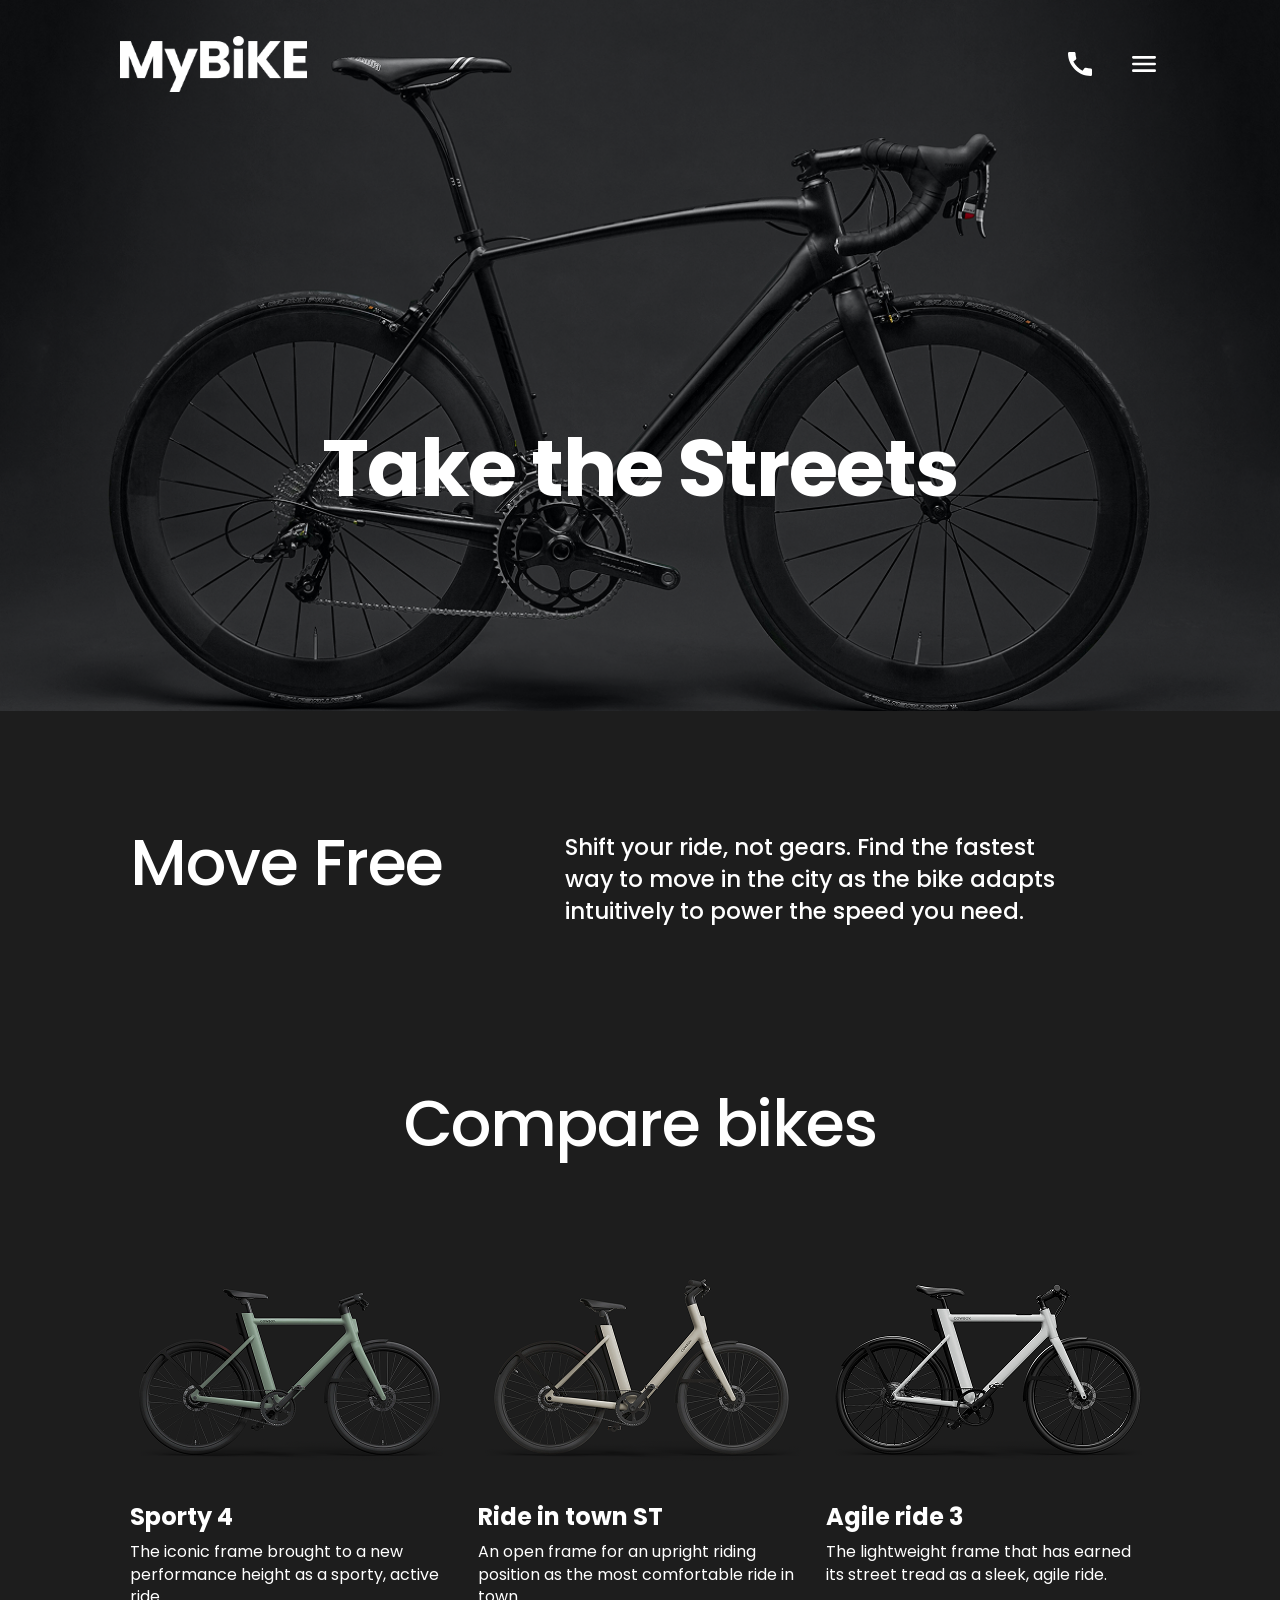
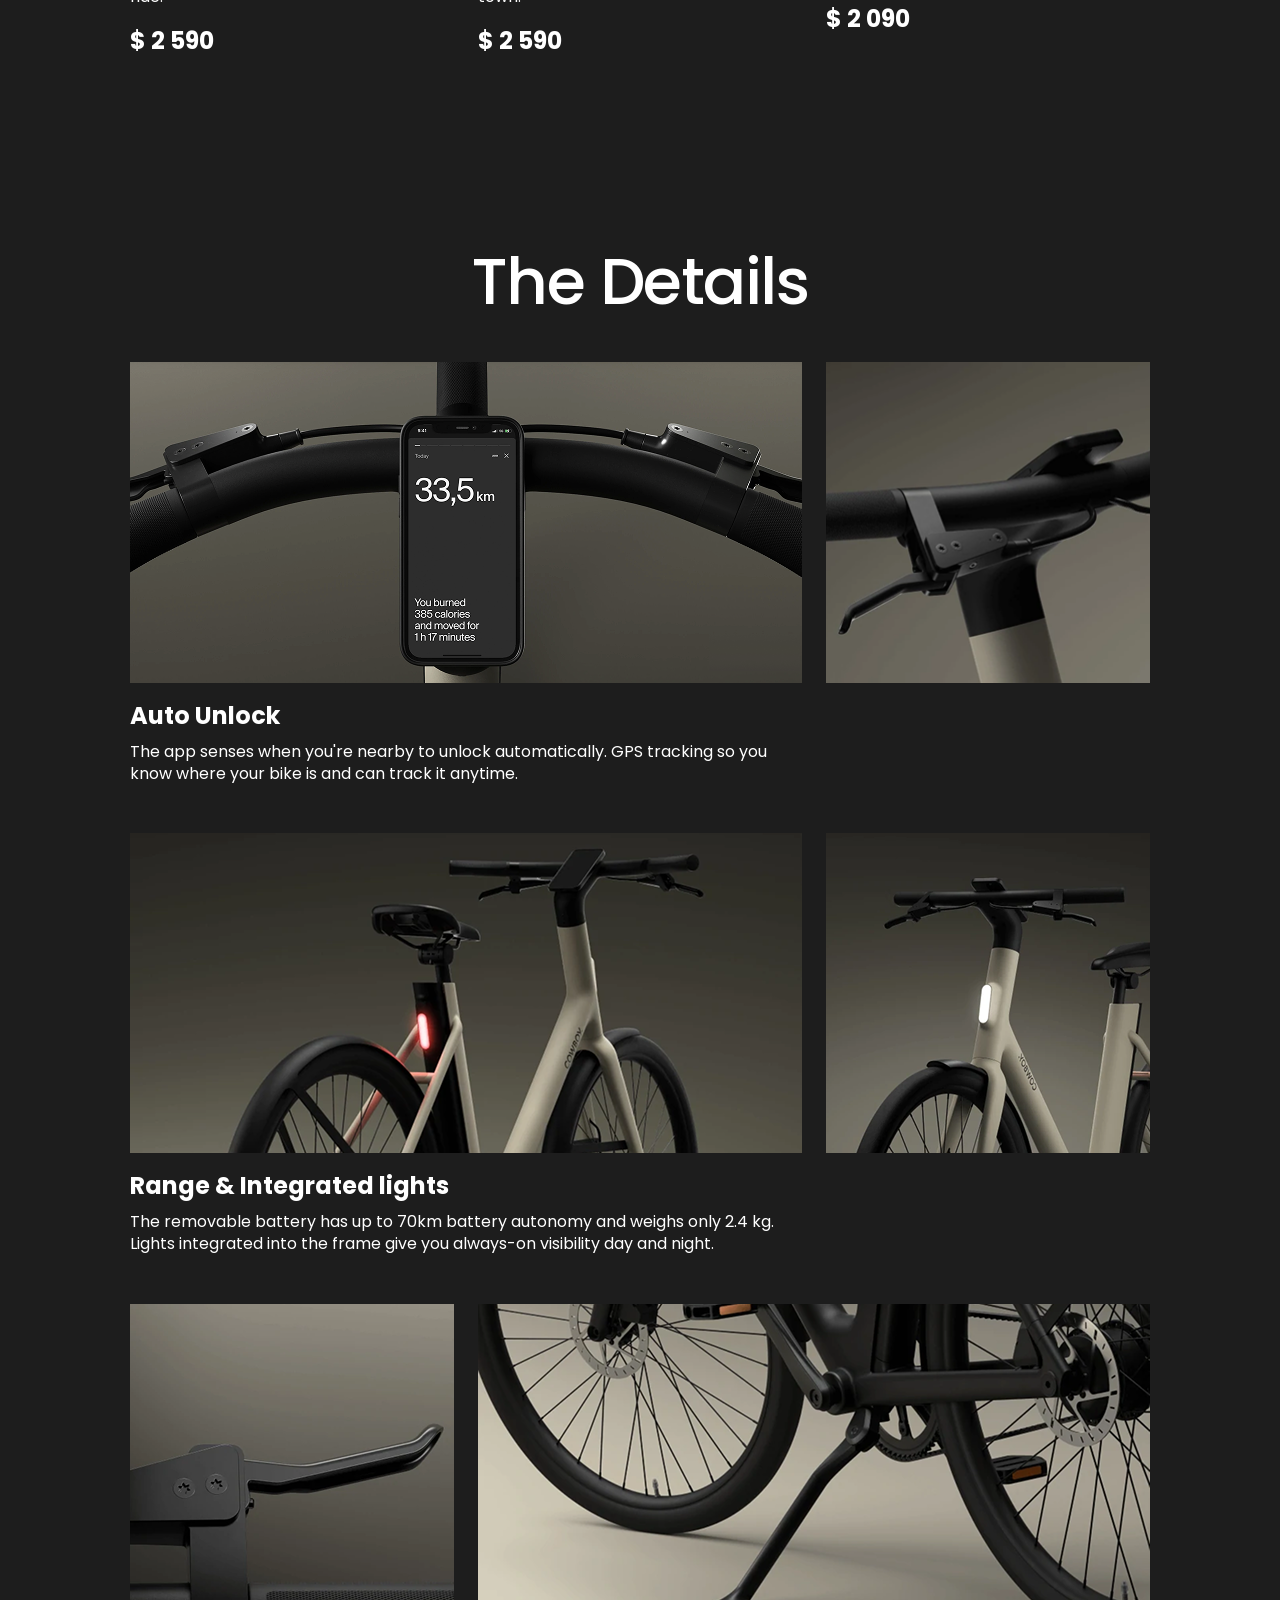
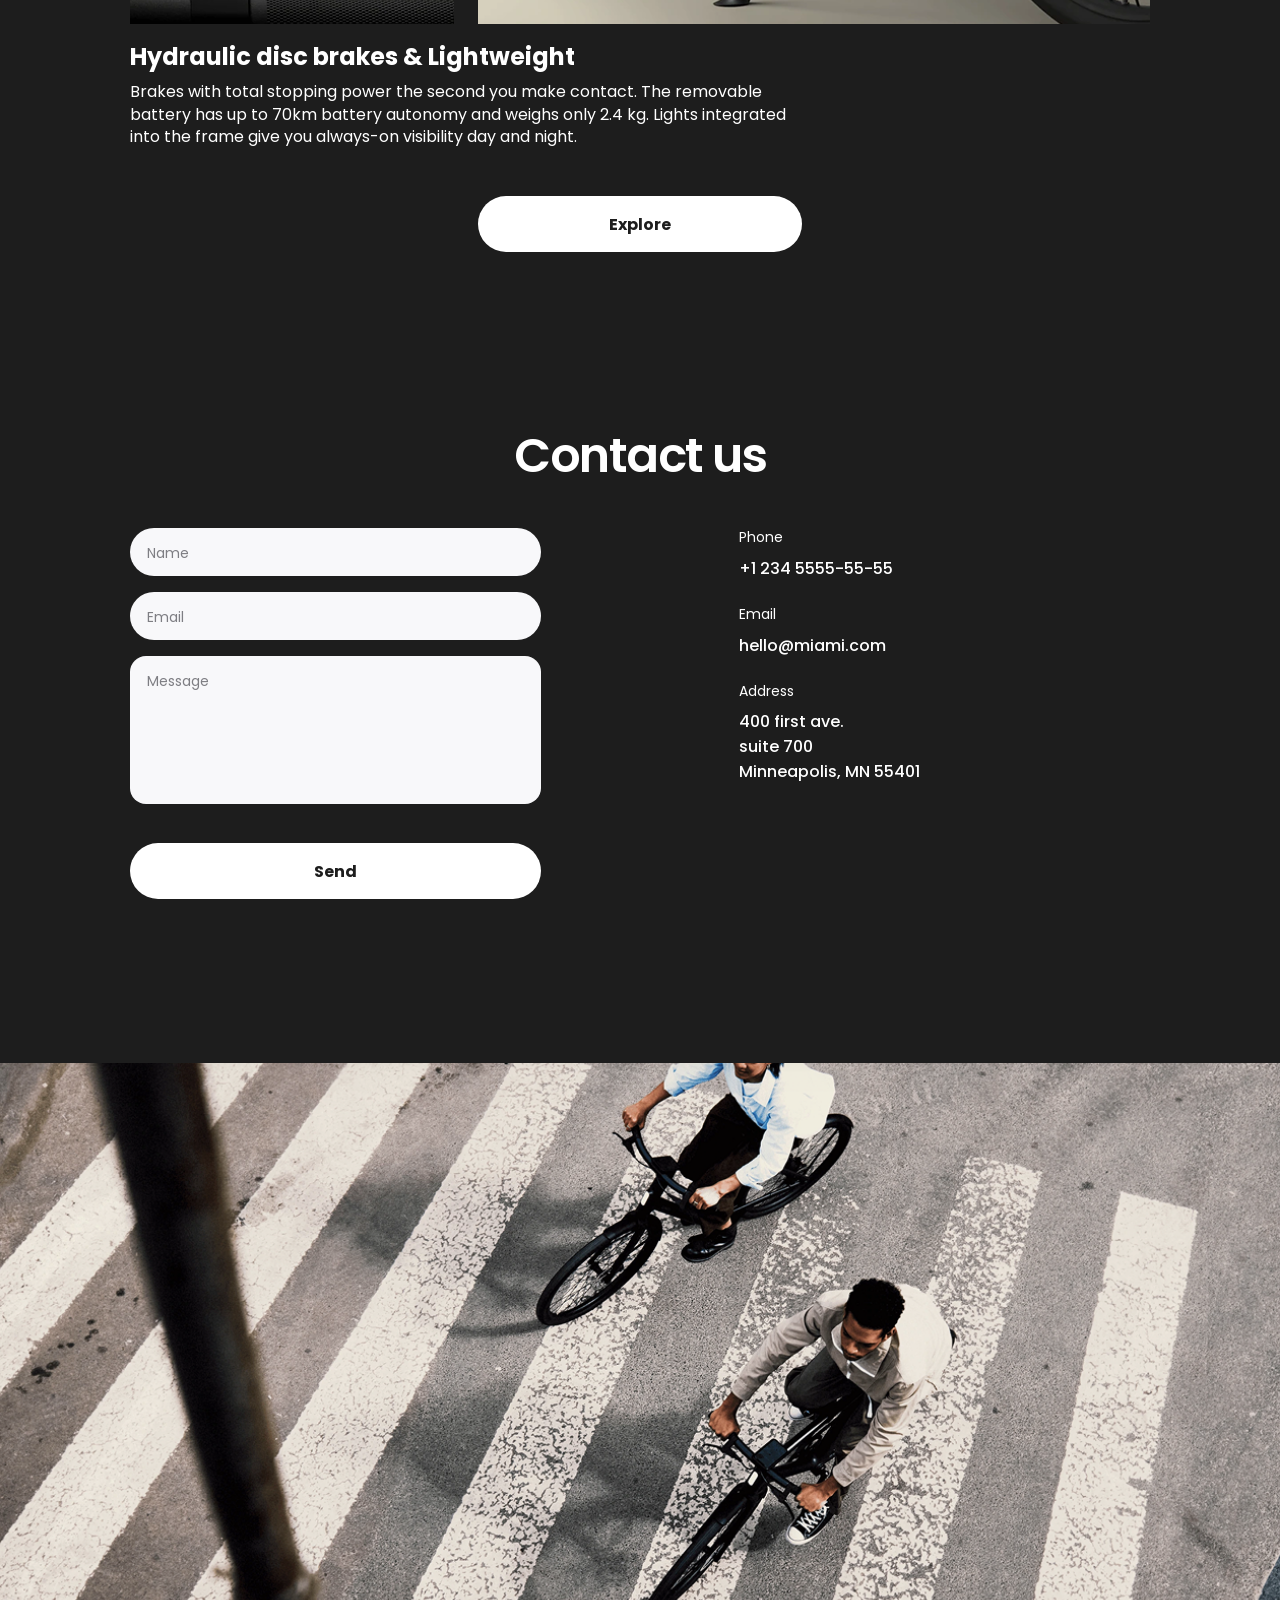
<file: index.html>
<!doctype html><html lang="en" class="page"><head><meta charset="utf-8"><meta name="viewport" content="width=device-width, initial-scale=1.0"><title>My Bike</title><link rel="icon" href="favicon-bike.15327103.png"><link rel="preconnect" href="https://fonts.googleapis.com"><link rel="preconnect" href="https://fonts.gstatic.com" crossorigin><link href="https://fonts.googleapis.com/css2?family=Poppins:wght@400;500;600;700&display=swap" rel="stylesheet"><link rel="stylesheet" href="index.3c0a1856.css"><script src="index.cabb280d.js" defer></script></head><body id="top" class="page__body"> <header class="header"> <div class="top-bar"> <a href="#top" class="pointer top-bar__logo"> <img src="bike-white-logo.3ad5da59.png" alt="Bike logo" class="top-bar__logo-img"> </a> <div class="top-bar__icons"> <div class="top-bar__phone"> <span class="top-bar__phone-number">+1 234 555-55-55</span> <a href="#" class="icon icon--phone"> </a> </div> <a href="#menu" class="icon icon--burger"></a> </div> </div> <div class="header__bottom"> <h1 class="header__title">Take the Streets</h1> </div> </header> <aside class="menu page__menu" id="menu"> <div class="menu__top top-bar"> <a href="#top" class="top-bar__logo"> <img src="bike-black-logo.5a069ea6.png" alt="Bike logo" class="a"> </a> <a href="#" class="icon icon--close"></a> </div> <div class="menu__content"> <nav class="menu__nav menu__section"> <ul class="menu__list"> <li class="menu__item"> <a href="#top" class="menu__link"> Home </a> </li> <li class="menu__item"> <a href="#move-free" class="menu__link"> About Us </a> </li> <li class="menu__item"> <a href="#compare-bikes" class="menu__link"> Compare Bikes </a> </li> <li class="menu__item"> <a href="#details" class="menu__link"> Details </a> </li> <li class="menu__item"> <a href="#contacts" class="menu__link"> Contacts </a> </li> </ul> </nav> <a href="tel:+123455555555" class="menu__phone-number"> +1 234 5555-55-55 </a> <a href="tel:+123455555555" class="menu__test-a-ride"> Book a test ride </a> </div> </aside> <main class="main"> <section id="move-free" class="layout-grid move-free"> <h2 class="move-free__title">Move Free</h2> <p class="move-free__description"> Shift your ride, not gears. Find the fastest way to move in the city as the bike adapts intuitively to power the speed you need. </p> </section> <section id="compare-bikes" class="compare-bikes"> <h2 class="compare-bikes__title">Compare bikes</h2> <div class="compare-bikes__list layout-grid"> <article class="compare-bikes__item"> <a href="#" class="compare-bikes__link"> <img src="bike-sport-mob.0fdb9845.png" srcset="bike-sport-mob.0fdb9845.png 375w, bike-sport-tablet.429f7277.png 744w, bike-sport-desk.ed386087.png 1260w" alt="Bike logo" class="compare-bikes__image"> </a> <h3 class="compare-bikes__name">Sporty 4</h3> <p class="compare-bikes__description"> The iconic frame brought to a new performance height as a sporty, active ride. </p> <p class="compare-bikes__price">$ 2 590</p> </article> <article class="compare-bikes__item compare-bikes__item--padding"> <a href="#" class="compare-bikes__link"> <img src="citybike-mob.a2e9d103.png" srcset="citybike-mob.a2e9d103.png 375w, citybike-tablet.5cd12ae9.png 744w, citybike-desk.76ab76ab.png 1260w" alt="Bike logo" class="compare-bikes__image"> </a> <h3 class="compare-bikes__name">Ride in town ST</h3> <p class="compare-bikes__description"> An open frame for an upright riding position as the most comfortable ride in town. </p> <p class="compare-bikes__price">$ 2 590</p> </article> <article class="compare-bikes__item"> <a href="#" class="compare-bikes__link"> <img src="bike-agile-mob.49f0cd1e.png" srcset="bike-agile-mob.49f0cd1e.png 375w, bike-agile-tablet.29b82d06.png 744w, bike-agile-desk.3dcb7341.png 1260w" alt="Bike logo" class="compare-bikes__image"> </a> <h3 class="compare-bikes__name">Agile ride 3</h3> <p class="compare-bikes__description"> The lightweight frame that has earned its street tread as a sleek, agile ride. </p> <p class="compare-bikes__price">$ 2 090</p> </article> </div> </section> <section id="details" class="details"> <h2 class="details__title">The Details</h2> <div class="details__list"> <article class="details__item details__item--padding layout-grid"> <a href="#" class="details__link details__link--wide"> <img src="unlock-tel-mob.f9996a83.png" srcset="unlock-tel-mob.f9996a83.png 375w, unlock-tel-tablet.f0d376db.png 744w, unlock-tel-desk.daecea65.png 1260w" alt="Unlock mobile"> </a> <a href="#" class="details__link details__link--narrow"> <img src="unlock-auto-mob.974f3ada.png" srcset="unlock-auto-mob.974f3ada.png 375w, unlock-auto-tablet.314f278e.png 744w, unlock-auto-desk.12c64bb8.png 1260w" alt="Unlock auto"> </a> <h3 class="details__name">Auto Unlock</h3> <p class="details__description"> The app senses when you're nearby to unlock automatically. GPS tracking so you know where your bike is and can track it anytime. </p> </article> <article class="details__item details__item--padding layout-grid"> <a href="#" class="details__link details__link--wide"> <img src="bike-lights-mob.b2b5c670.png" srcset="bike-lights-mob.b2b5c670.png 375w, bike-lights-tablet.bb761eb4.png 744w, bike-lights-desk.32afccf6.png 1260w" alt="Unlock mobile"> </a> <a href="#" class="details__link details__link--narrow"> <img src="bike-range-mob.db708eb8.png" srcset="bike-range-mob.db708eb8.png 375w, bike-range-tablet.de390615.png 744w, bike-range-desk.c218c9e9.png 1260w" alt="Unlock auto"> </a> <h3 class="details__name">Range & Integrated lights</h3> <p class="details__description"> The removable battery has up to 70km battery autonomy and weighs only 2.4 kg. Lights integrated into the frame give you always-on visibility day and night. </p> </article> <article class="details__item details__item--padding layout-grid"> <a href="#" class="details__link details__link--narrow"> <img src="bike-hyd-disc-mob.be070fa4.png" srcset="bike-hyd-disc-mob.be070fa4.png 375w, bike-hyd-disc-tablet.8da5c403.png 744w, bike-hyd-disc-desk.38733f09.png 1260w" alt="Unlock mobile"> </a> <a href="#" class="details__link details__link--wide"> <img src="bike-disc-mob.22687646.png" srcset="bike-disc-mob.22687646.png 375w, bike-disc-tablet.efce975f.png 744w, bike-disc-desk.6c5b2cf5.png 1260w" alt="Unlock auto"> </a> <h3 class="details__name">Hydraulic disc brakes & Lightweight</h3> <p class="details__description"> Brakes with total stopping power the second you make contact. The removable battery has up to 70km battery autonomy and weighs only 2.4 kg. Lights integrated into the frame give you always-on visibility day and night. </p> </article> <div class="layout-grid"> <a href="#" class="btn details__explore"> Explore </a> </div> </div> </section> </main> <footer id="contacts" class="footer"> <div class="footer__content layout-grid"> <h2 class="footer__title">Contact us</h2> <form onsubmit="this.reset(); return false;" class="footer__form"> <input type="text" required placeholder="Name" class="footer__field"> <input type="email" required placeholder="Email" class="footer__field"> <textarea required name="message" id="message" placeholder="Message" class="footer__area"></textarea> <button type="submit" class="btn footer__btn"> Send </button> </form> <div class="footer__contacts"> <div class="footer__contact"> <p class="footer__contact-label">Phone</p> <a href="tel:+123455555555" class="footer__contact-link">+1 234 5555-55-55</a> </div> <div class="footer__contact"> <p class="footer__contact-label">Email</p> <a href="mailto:hello@miami.com" class="footer__contact-link">hello@miami.com</a> </div> <div class="footer__contact"> <p class="footer__contact-label">Address</p> <a href="https://www.google.com/maps/place/400+1st+Ave+N,+Minneapolis,+MN+55401" target="_blank" class="footer__contact-link"> 400 first ave. <br>suite 700 <br>Minneapolis, MN 55401 </a> </div> </div> </div> <a href="#top" class="footer__logo"></a> </footer> </body></html>
</file>
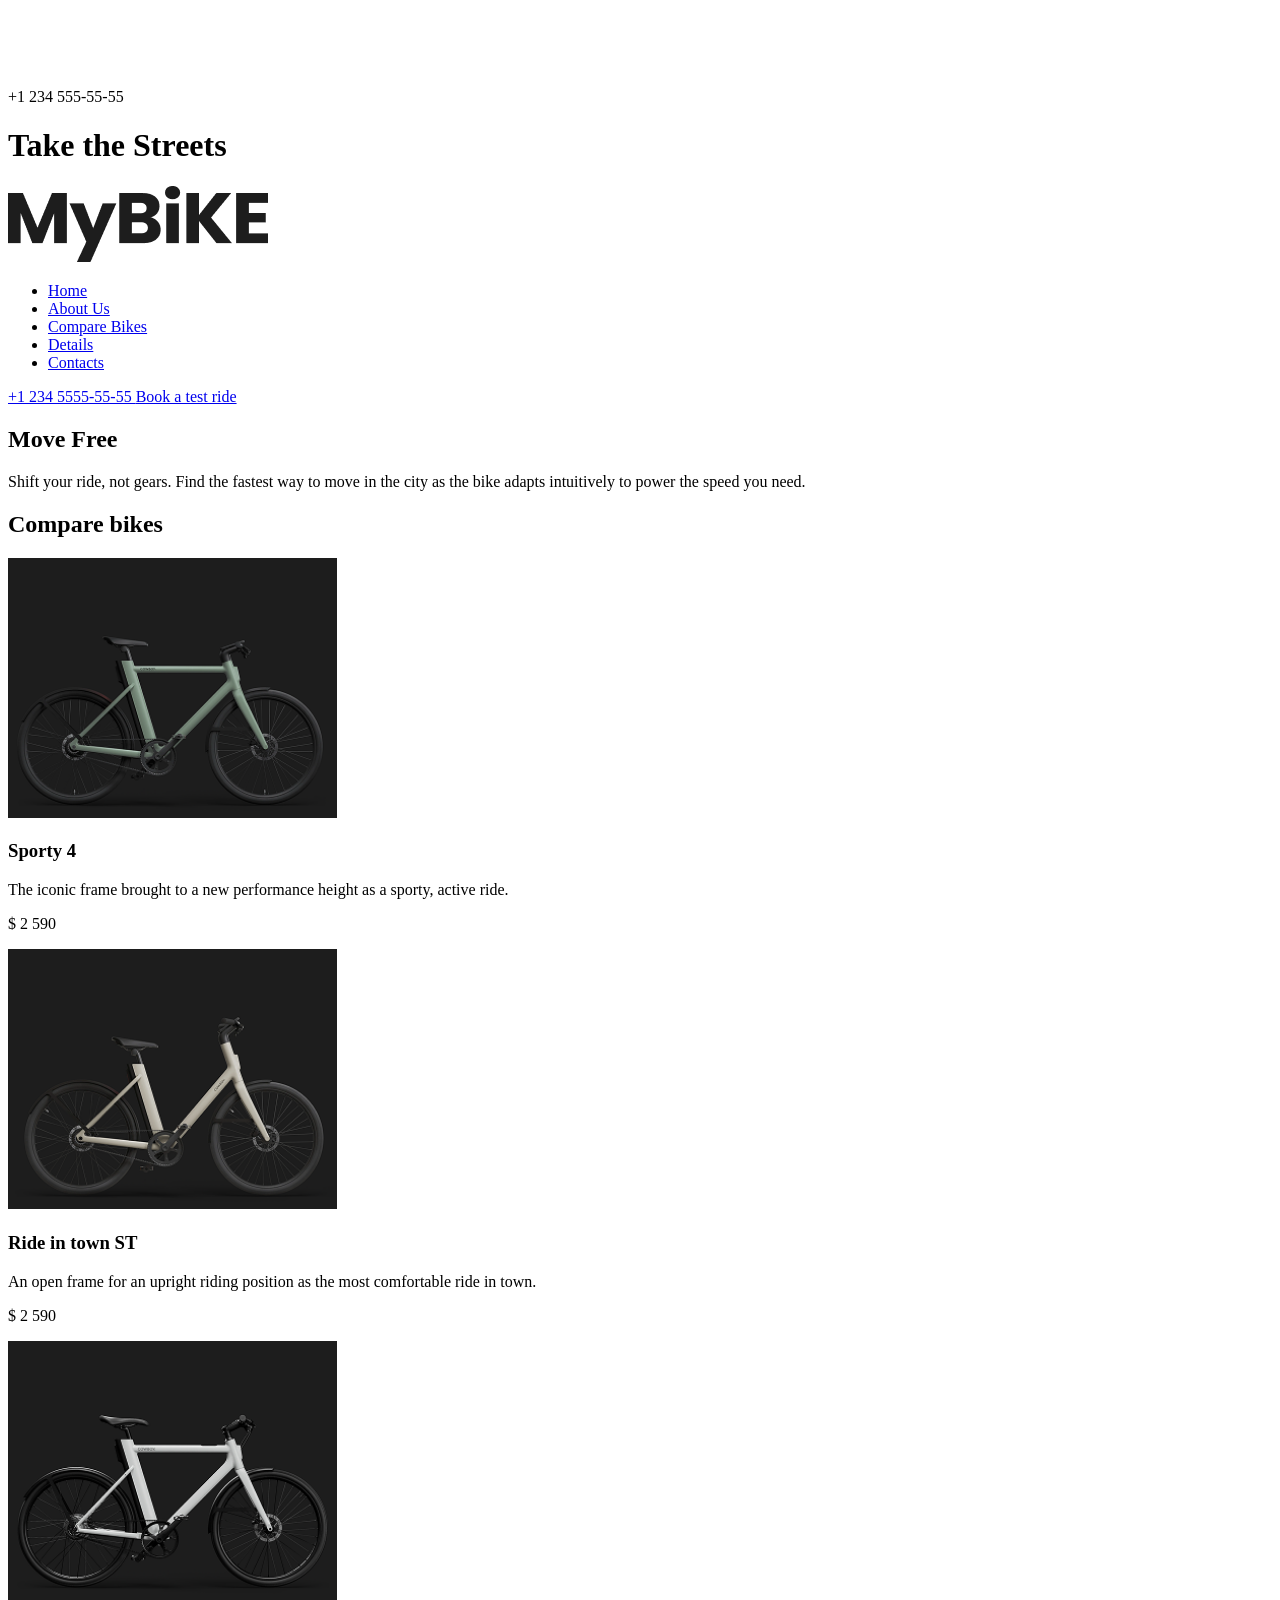
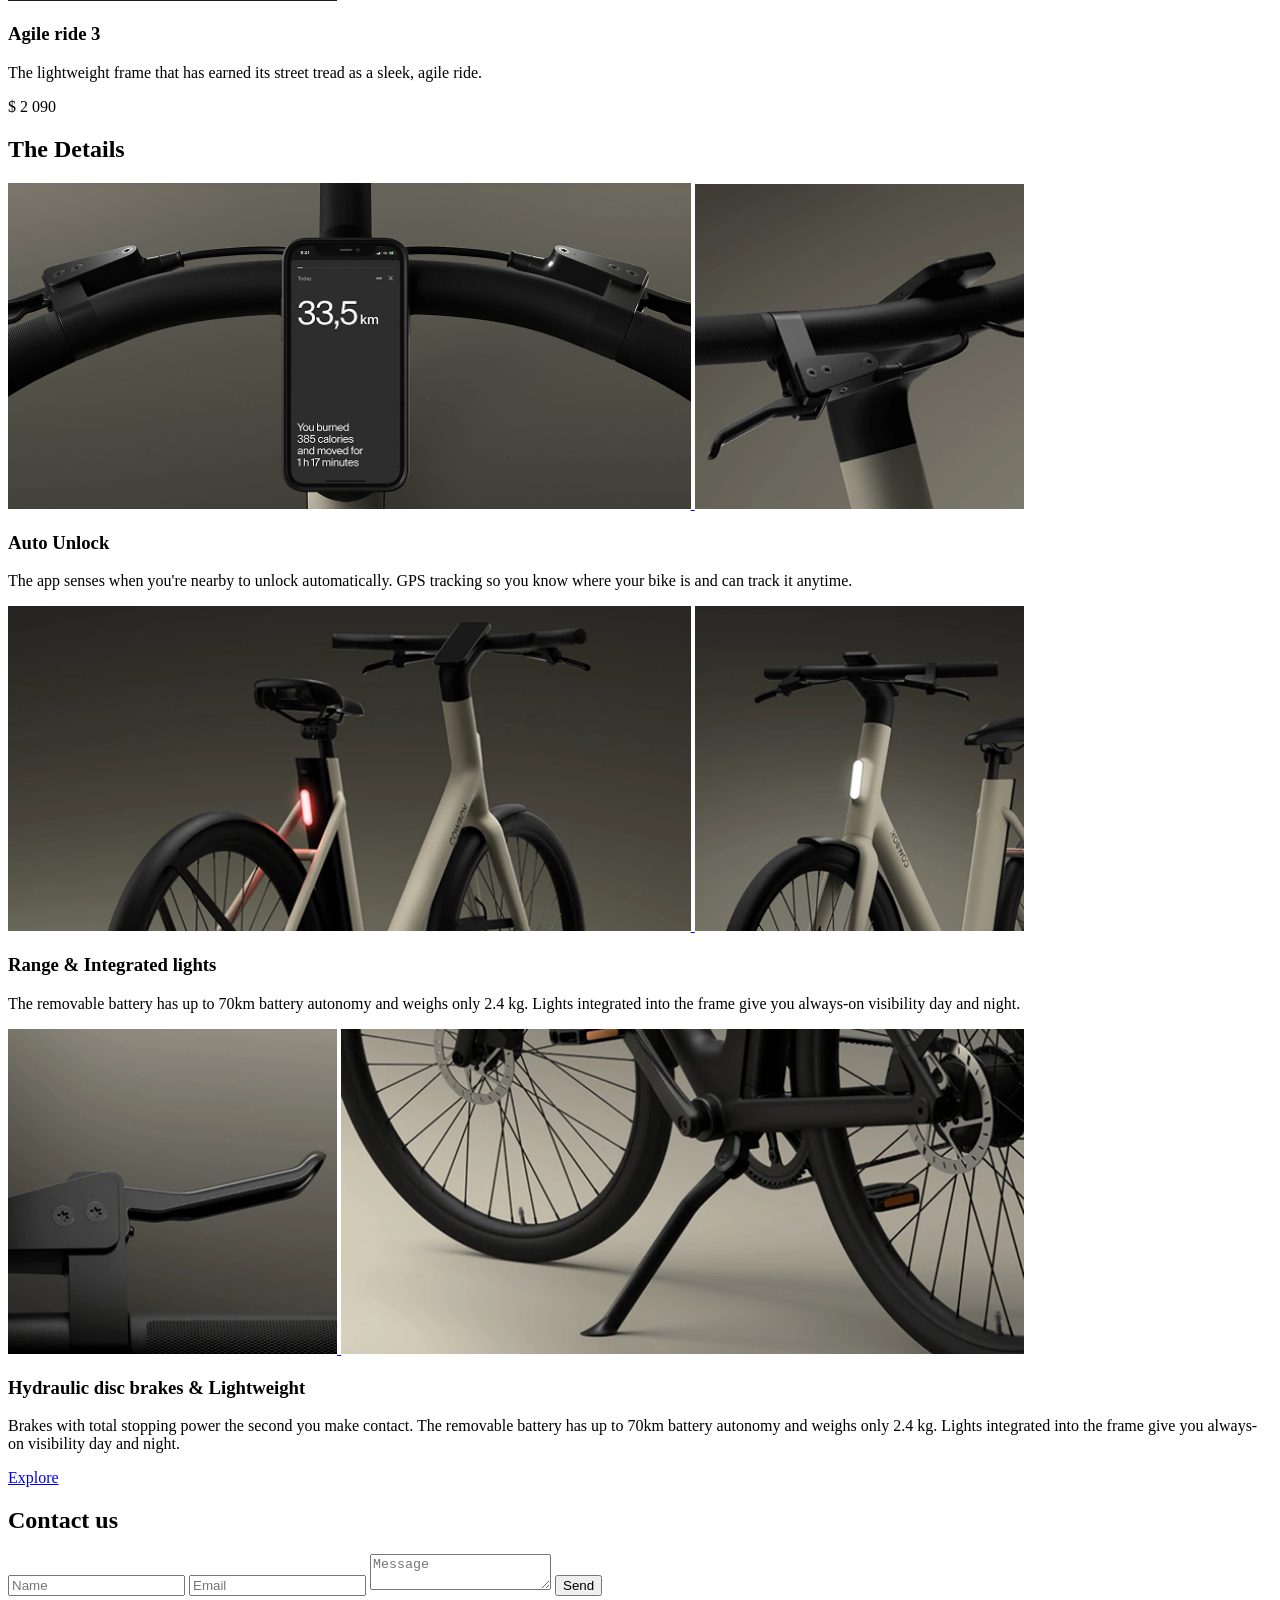
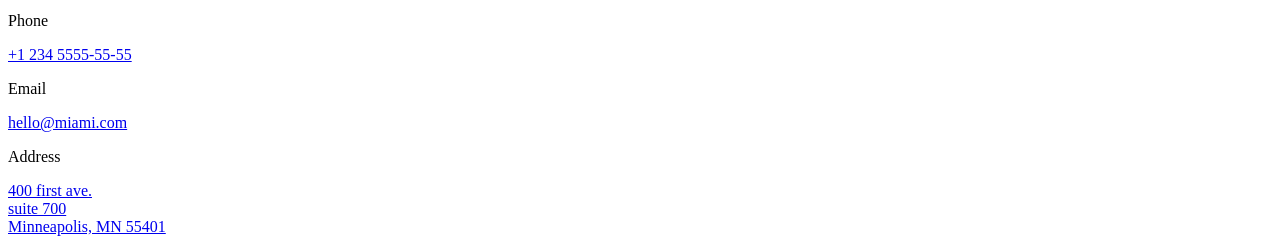
<file: src/index.html>
<!doctype html>
<html
  lang="en"
  class="page"
>
  <head>
    <meta charset="UTF-8" />
    <meta
      name="viewport"
      content="width=device-width, initial-scale=1.0"
    />
    <title>My Bike</title>
    <link rel="icon" href="./images/icons/favicon-bike.png">
    <link
      rel="preconnect"
      href="https://fonts.googleapis.com"
    />
    <link
      rel="preconnect"
      href="https://fonts.gstatic.com"
      crossorigin="anonymous"
    />
    <link
      href="https://fonts.googleapis.com/css2?family=Poppins:wght@400;500;600;700&display=swap"
      rel="stylesheet"
    />
    <link
      rel="stylesheet"
      href="./styles/main.scss"
    />
    <script
      src="./scripts/main.js"
      defer
    ></script>
  </head>
  <body id="top" class="page__body">
    <header class="header">
      <div class="top-bar">
        <a
          href="#top"
          class="top-bar__logo pointer"
        >
          <img
            src="./images/header/bike-white-logo.png"
            alt="Bike logo"
            class="top-bar__logo-img"
          />
        </a>
        <div class="top-bar__icons">
          <div class="top-bar__phone">
            <span class="top-bar__phone-number">+1 234 555-55-55</span>
            <a
            href="#"
            class="icon icon--phone"
            >
            </a>
          </div>
          <a
            href="#menu"
            class="icon icon--burger"
          ></a>
        </div>
      </div>
      <div class="header__bottom">
        <h1 class="header__title">Take the Streets</h1>
      </div>
    </header>
    <aside
      class="menu page__menu"
      id="menu"
    >
      <div class="top-bar menu__top">
        <a
          href="#top"
          class="top-bar__logo"
        >
          <img
            src="./images/header/bike-black-logo.png"
            alt="Bike logo"
            class="a"
          />
        </a>
        <a
          href="#"
          class="icon icon--close"
        ></a>
      </div>
      <div class="menu__content">
        <nav class="menu__nav menu__section">
          <ul class="menu__list">
            <li class="menu__item">
              <a
                href="#top"
                class="menu__link"
              >
                Home
              </a>
            </li>
            <li class="menu__item">
              <a
                href="#move-free"
                class="menu__link"
              >
                About Us
              </a>
            </li>
            <li class="menu__item">
              <a
                href="#compare-bikes"
                class="menu__link"
              >
                Compare Bikes
              </a>
            </li>
            <li class="menu__item">
              <a
                href="#details"
                class="menu__link"
              >
                Details
              </a>
            </li>
            <li class="menu__item">
              <a
                href="#contacts"
                class="menu__link"
              >
                Contacts
              </a>
            </li>
          </ul>
        </nav>
        <a
          href="tel:+123455555555"
          class="menu__phone-number"
        >
          +1 234 5555-55-55
        </a>
        <a
          href="tel:+123455555555"
          class="menu__test-a-ride"
        >
          Book a test ride
        </a>
      </div>
    </aside>
    <main class="main">
      <section id="move-free" class="move-free layout-grid">
        <h2 class="move-free__title">Move Free</h2>
        <p class="move-free__description">
          Shift your ride, not gears. Find the fastest way to move in the city
          as the bike adapts intuitively to power the speed you need.
        </p>
      </section>
      <section id="compare-bikes" class="compare-bikes">
        <h2 class="compare-bikes__title">Compare bikes</h2>
        <div class="compare-bikes__list layout-grid">
          <article class="compare-bikes__item">
            <a
              href="#"
              class="compare-bikes__link"
            >
              <img
                src="./images/main/bike-sport-mob.png"
                srcset="
                  ./images/main/bike-sport-mob.png     375w,
                  ./images/main/bike-sport-tablet.png  744w,
                  ./images/main/bike-sport-desk.png   1260w
                "
                alt="Bike logo"
                class="compare-bikes__image"
              />
            </a>
            <h3 class="compare-bikes__name">Sporty 4</h3>
            <p class="compare-bikes__description">
              The iconic frame brought to a new performance height as a sporty,
              active ride.
            </p>
            <p class="compare-bikes__price">$ 2 590</p>
          </article>
          <article class="compare-bikes__item compare-bikes__item--padding">
            <a
              href="#"
              class="compare-bikes__link"
            >
              <img
                src="./images/main/citybike-mob.png"
                srcset="
                  ./images/main/citybike-mob.png     375w,
                  ./images/main/citybike-tablet.png  744w,
                  ./images/main/citybike-desk.png   1260w
                "
                alt="Bike logo"
                class="compare-bikes__image"
              />
            </a>
            <h3 class="compare-bikes__name">Ride in town ST</h3>
            <p class="compare-bikes__description">
              An open frame for an upright riding position as the most
              comfortable ride in town.
            </p>
            <p class="compare-bikes__price">$ 2 590</p>
          </article>
          <article class="compare-bikes__item">
            <a
              href="#"
              class="compare-bikes__link"
            >
              <img
                src="./images/main/bike-agile-mob.png"
                srcset="
                  ./images/main/bike-agile-mob.png     375w,
                  ./images/main/bike-agile-tablet.png  744w,
                  ./images/main/bike-agile-desk.png   1260w
                "
                alt="Bike logo"
                class="compare-bikes__image"
              />
            </a>
            <h3 class="compare-bikes__name">Agile ride 3</h3>
            <p class="compare-bikes__description">
              The lightweight frame that has earned its street tread as a sleek,
              agile ride.
            </p>
            <p class="compare-bikes__price">$ 2 090</p>
          </article>
        </div>
      </section>
      <section id="details" class="details">
        <h2 class="details__title">The Details</h2>
        <div class="details__list">
          <article class="details__item details__item--padding layout-grid">
            <a
              href="#"
              class="details__link details__link--wide"
            >
              <img
                src="./images/main/unlock-tel-mob.png"
                srcset="
                  ./images/main/unlock-tel-mob.png     375w,
                  ./images/main/unlock-tel-tablet.png  744w,
                  ./images/main/unlock-tel-desk.png   1260w
                "
                alt="Unlock mobile"
              />
            </a>
            <a
              href="#"
              class="details__link details__link--narrow"
            >
              <img
                src="./images/main/unlock-auto-mob.png"
                srcset="
                  ./images/main/unlock-auto-mob.png     375w,
                  ./images/main/unlock-auto-tablet.png  744w,
                  ./images/main/unlock-auto-desk.png   1260w
                "
                alt="Unlock auto"
              />
            </a>
            <h3 class="details__name">Auto Unlock</h3>
            <p class="details__description">
              The app senses when you're nearby to unlock automatically. GPS
              tracking so you know where your bike is and can track it anytime.
            </p>
          </article>
          <article class="details__item details__item--padding layout-grid">
            <a
              href="#"
              class="details__link details__link--wide"
            >
              <img
                src="./images/main/bike-lights-mob.png"
                srcset="
                  ./images/main/bike-lights-mob.png     375w,
                  ./images/main/bike-lights-tablet.png  744w,
                  ./images/main/bike-lights-desk.png   1260w
                "
                alt="Unlock mobile"
              />
            </a>
            <a
              href="#"
              class="details__link details__link--narrow"
            >
              <img
                src="./images/main/bike-range-mob.png"
                srcset="
                  ./images/main/bike-range-mob.png     375w,
                  ./images/main/bike-range-tablet.png  744w,
                  ./images/main/bike-range-desk.png   1260w
                "
                alt="Unlock auto"
              />
            </a>
            <h3 class="details__name">Range & Integrated lights</h3>
            <p class="details__description">
              The removable battery has up to 70km battery autonomy and weighs
              only 2.4 kg. Lights integrated into the frame give you always-on
              visibility day and night.
            </p>
          </article>
          <article class="details__item details__item--padding layout-grid">
            <a
              href="#"
              class="details__link details__link--narrow"
            >
              <img
                src="./images/main/bike-hyd-disc-mob.png"
                srcset="
                  ./images/main/bike-hyd-disc-mob.png     375w,
                  ./images/main/bike-hyd-disc-tablet.png  744w,
                  ./images/main/bike-hyd-disc-desk.png   1260w
                "
                alt="Unlock mobile"
              />
            </a>
            <a
              href="#"
              class="details__link details__link--wide"
            >
              <img
                src="./images/main/bike-disc-mob.png"
                srcset="
                  ./images/main/bike-disc-mob.png     375w,
                  ./images/main/bike-disc-tablet.png  744w,
                  ./images/main/bike-disc-desk.png   1260w
                "
                alt="Unlock auto"
              />
            </a>
            <h3 class="details__name">Hydraulic disc brakes & Lightweight</h3>
            <p class="details__description">
              Brakes with total stopping power the second you make contact. The
              removable battery has up to 70km battery autonomy and weighs only
              2.4 kg. Lights integrated into the frame give you always-on
              visibility day and night.
            </p>
          </article>
          <div class="layout-grid">
            <a
              href="#"
              class="btn details__explore"
            >
              Explore
            </a>
          </div>
        </div>
      </section>
    </main>
    <footer id="contacts" class="footer">
      <div class="footer__content layout-grid">
        <h2 class="footer__title">Contact us</h2>
        <form
          onsubmit="this.reset(); return false;"
          class="footer__form"
        >
          <input
            type="text"
            required
            placeholder="Name"
            class="footer__field"
          />
          <input
            type="email"
            required
            placeholder="Email"
            class="footer__field"
          />
          <textarea
            required
            name="message"
            id="message"
            placeholder="Message"
            class="footer__area"
          ></textarea>
          <button
            type="submit"
            class="btn footer__btn"
          >
            Send
          </button>
        </form>
        <div class="footer__contacts">
          <div class="footer__contact">
            <p class="footer__contact-label">Phone</p>
            <a href="tel:+123455555555" class="footer__contact-link">+1 234 5555-55-55</a>
          </div>
          <div class="footer__contact">
            <p class="footer__contact-label">Email</p>
            <a href="mailto:hello@miami.com" class="footer__contact-link">hello@miami.com</a>
          </div>
          <div class="footer__contact">
            <p class="footer__contact-label">Address</p>
            <a
              href="https://www.google.com/maps/place/400+1st+Ave+N,+Minneapolis,+MN+55401"
              target="_blank"
              class="footer__contact-link"
            >  
              400 first ave.
              <br>suite 700
              <br>Minneapolis, MN 55401
            </a>
          </div>
        </div>
      </div>
      <a href="#top" class="footer__logo"></a>
    </footer>
  </body>
</html>
</file>
<file: index.3c0a1856.css>
*,:before,:after{box-sizing:border-box}html{font-family:Poppins,sans-serif}body{background-color:#1d1d1d}input,textarea,button{font:inherit;background:0 0;border:none;outline:none}.page{scroll-behavior:smooth;font-family:Poppins,sans-serif;font-style:normal}.page:has(.page__menu:target){overflow:hidden}.page__body{margin:0;padding:0}.page__menu{opacity:0;pointer-events:none;transition:transform .4s,opacity .3s;position:fixed;top:0;left:0;right:0;transform:translate(100%)}.page__menu:target{opacity:1;pointer-events:all;transform:translate(0)}.header{background-image:url(bike-mobile.fff452a9.png);background-position:100%;background-size:cover;-ms-flex-direction:column;flex-direction:column;-ms-flex-pack:justify;justify-content:space-between;height:480px;display:-ms-flexbox;display:flex}@media (min-width:744px){.header{height:628px}}@media (min-width:1260px){.header{height:711px}}.header__title{letter-spacing:-1.5px;text-align:center;color:#fff;margin:0;font-size:36px;font-weight:700;line-height:100%}.header__bottom{padding:0 20px 88px}@media (min-width:744px){.header__bottom{padding:0 72px 130px}.header__title{font-size:64px}}@media (min-width:1260px){.header{background-image:url(desktop-bike.66dafb40.png);background-position:top}.header__bottom{padding:0 294px 203px}.header__title{font-size:80px}}.top-bar{-ms-flex-pack:justify;justify-content:space-between;-ms-flex-align:center;align-items:center;padding:24px 20px;display:-ms-flexbox;display:flex}.top-bar__logo{display:-ms-flexbox;display:flex}.top-bar__logo img{width:130px;height:38px;display:block}.top-bar__icons{gap:24px;display:-ms-flexbox;display:flex}.top-bar__phone{display:inline-block;position:relative}.top-bar__phone-number{white-space:nowrap;opacity:0;color:#fff;transition:opacity .3s;position:absolute;top:50%;right:calc(100% + 20px);transform:translateY(-50%)}.top-bar__phone:hover .top-bar__phone-number{opacity:1}@media (min-width:744px){.top-bar{padding:36px 72px}.top-bar__icons{gap:32px}.top-bar__logo img{width:187px;height:56px}}@media (min-width:1260px){.top-bar{padding:36px 120px}}.icon{background-position:50%;background-repeat:no-repeat;background-size:contain;width:24px;height:24px;display:block}.icon--phone{background-image:url(icon-phonel.26299131.svg)}.icon--burger{background-image:url(icon-burger.9d5d39a9.svg)}.icon--burger:hover{background-image:url(icon-burger-hover.d4e17b24.svg)}.icon--close{background-image:url(icon-close.a33213b2.svg)}@media (min-width:744px){.icon{width:32px;height:32px}}.main{z-index:1;position:relative}.layout-grid{grid-template-columns:repeat(2,1fr);column-gap:20px;max-width:280px;margin:0 auto;display:grid}@media (min-width:744px){.layout-grid{grid-template-columns:repeat(6,80px);column-gap:24px;max-width:600px;display:grid}}@media (min-width:1260px){.layout-grid{grid-template-columns:repeat(12,63px);column-gap:24px;max-width:1020px;display:grid}}.btn{color:#1d1d1d;text-align:center;letter-spacing:0;background-color:#fff;border-radius:40px;grid-column:1/-1;-ms-flex-pack:center;justify-content:center;-ms-flex-align:center;align-items:center;width:100%;height:56px;font-size:16px;font-weight:700;line-height:27px;text-decoration:none;display:-ms-flexbox;display:flex}a,button{cursor:pointer;transition:opacity .3s}a:hover,button:hover{opacity:.8}.menu{z-index:100;background-color:#c2c2c2;height:100vh;overflow:auto}.menu__top{z-index:1;margin-bottom:24px;position:sticky;top:0}.menu__content{padding-left:20px;padding-right:20px}.menu__section{margin-bottom:40px}.menu__list{-ms-flex-direction:column;flex-direction:column;gap:32px;margin:0;padding:0;list-style:none;display:-ms-flexbox;display:flex}.menu__link{letter-spacing:2px;text-transform:uppercase;color:#1d1d1d;font-size:22px;font-weight:600;line-height:22px;text-decoration:none}.menu__link:hover{border-bottom:1px solid #1d1d1d;width:fit-content;padding-bottom:7px;display:block}.menu__phone-number{letter-spacing:0;text-transform:uppercase;color:#1d1d1d;margin-bottom:16px;font-size:16px;font-weight:600;line-height:27px;text-decoration:none;display:block}.menu__phone-number:hover{border-bottom:1px solid #1d1d1d;width:fit-content;padding-bottom:7px}.menu__test-a-ride{letter-spacing:2px;text-transform:uppercase;color:#1d1d1d;font-size:12px;font-weight:600;line-height:16px;text-decoration:none}.menu__test-a-ride:hover{border-bottom:1px solid #1d1d1d;width:fit-content;padding-bottom:7px;display:block}@media (min-width:744px){.menu__top{margin-bottom:8px}.menu__content{padding-left:72px;padding-right:72px}}@media (min-width:1260px){.menu__top{margin-bottom:24px}.menu__content{padding-left:120px;padding-right:120px}}.move-free{margin-top:60px}@media (min-width:744px){.move-free{margin-top:120px}}.move-free__title{letter-spacing:-1.5px;color:#fff;grid-column:1/-1;margin:0 0 32px;font-size:32px;font-weight:500;line-height:100%}@media (min-width:744px){.move-free__title{letter-spacing:-1.5px;grid-column:1/4;margin:0;font-size:48px;font-weight:500;line-height:100%}}@media (min-width:1260px){.move-free__title{letter-spacing:-1.5px;grid-column:1/5;font-size:64px;font-weight:500;line-height:100%}}.move-free__description{letter-spacing:0;color:#fff;grid-column:1/-1;margin:0;font-size:23px;font-weight:500;line-height:140%}@media (min-width:744px){.move-free__description{grid-column:4/-1}}@media (min-width:1260px){.move-free__description{grid-column:6/-2}}.compare-bikes{margin-top:92px}@media (min-width:744px){.compare-bikes{margin-top:132px}}@media (min-width:1260px){.compare-bikes{margin-top:164px}}.compare-bikes__title{letter-spacing:-1.5px;text-align:center;color:#fff;margin:0 0 48px;font-size:32px;font-weight:500;line-height:32px}@media (min-width:744px){.compare-bikes__title{letter-spacing:-1.5px;grid-column:2/-2;margin-bottom:48px;font-size:48px;font-weight:500;line-height:100%}}@media (min-width:1260px){.compare-bikes__title{letter-spacing:-1.5px;margin-bottom:56px;font-size:64px;font-weight:500;line-height:100%}}.compare-bikes__item{grid-column:1/-1}.compare-bikes__item:not(:last-child){margin-bottom:40px}@media (min-width:744px){.compare-bikes__item{grid-column:2/-2}.compare-bikes__item:not(:last-child){margin-bottom:48px}}@media (min-width:1260px){.compare-bikes__item{grid-column:span 4;margin-bottom:0}}.compare-bikes__image{width:100%;transition:transform .3s}.compare-bikes__link{margin-bottom:32px;display:-ms-flexbox;display:flex;overflow:hidden}.compare-bikes__link:hover .compare-bikes__image{transform:scale(1.05)}@media (min-width:744px){.compare-bikes__link{grid-column:2/-2}}@media (min-width:1260px){.compare-bikes__link{grid-column:1/5}}.compare-bikes__name{letter-spacing:0;color:#fff;margin:0 0 8px;font-size:24px;font-weight:700;line-height:140%}@media (min-width:744px){.compare-bikes__name{grid-column:2/4}}.compare-bikes__description{letter-spacing:0;color:#fff;margin:0 0 16px;font-size:16px;font-weight:400;line-height:140%}@media (min-width:744px){.compare-bikes__description{grid-column:2/-2}}.compare-bikes__price{letter-spacing:0;color:#fff;margin:0;font-size:24px;font-weight:700;line-height:140%}@media (min-width:744px){.compare-bikes__price{grid-column:2/4}}.details{margin-top:92px}@media (min-width:744px){.details{margin-top:120px}}@media (min-width:1260px){.details{margin-top:144px}}.details__title{letter-spacing:-1.5px;text-align:center;color:#fff;margin-bottom:48px;font-size:32px;font-weight:500;line-height:32px}@media (min-width:744px){.details__title{letter-spacing:-1.5px;margin-bottom:64px;font-size:48px;font-weight:500;line-height:100%}}@media (min-width:1260px){.details__title{letter-spacing:-1.5px;margin-bottom:48px;font-size:64px;font-weight:500;line-height:100%}}.details__item--padding{margin-bottom:40px}@media (min-width:744px){.details__item--padding{margin-bottom:48px}}.details__container{gap:20px;margin-bottom:16px;display:-ms-flexbox;display:flex}@media (min-width:744px){.details__container{grid-column:1/-1}}.details__link{margin-bottom:16px;display:-ms-flexbox;display:flex}.details__link img{object-fit:cover;width:100%;transition:transform .3s;display:block}.details__link:hover img{transform:scale(1.05)}@media (min-width:744px){.details__link--wide{grid-column:span 4;margin-bottom:16px}.details__link--narrow{grid-column:span 2;margin-bottom:16px}}@media (min-width:1260px){.details__link--wide{grid-column:span 8}.details__link--narrow{grid-column:span 4}}.details__name{letter-spacing:0;color:#fff;grid-column:1/-1;margin:0 0 8px;font-size:24px;font-weight:700;line-height:140%}@media (min-width:744px){.details__name{grid-column:1/-1}}.details__description{letter-spacing:0;color:#fff;grid-column:1/-1;margin:0;font-size:16px;font-weight:400;line-height:140%}@media (min-width:744px){.details__description{grid-column:1/-1}}@media (min-width:1260px){.details__description{grid-column:1/9}}@media (min-width:744px){.details__explore{grid-column:2/-2}}@media (min-width:1260px){.details__explore{grid-column:5/9}}.footer{z-index:0;background-color:#1d1d1d;-ms-flex-direction:column;flex-direction:column;-ms-flex-pack:center;justify-content:center;-ms-flex-align:center;align-items:center;display:-ms-flexbox;display:flex;position:relative}.footer__content{margin:80px 0 120px}@media (min-width:744px){.footer__content{margin:120px 0 102px}}@media (min-width:1260px){.footer__content{margin:180px 0 164px}}.footer__title{letter-spacing:-1.5px;text-align:center;color:#fff;grid-column:1/-1;margin:0 0 48px;font-size:32px;font-weight:500;line-height:32px}@media (min-width:744px){.footer__title{letter-spacing:-1.5px;grid-column:2/-2;font-size:48px;font-weight:500;line-height:100%}}@media (min-width:1260px){.footer__title{letter-spacing:-1.5px;grid-column:5/9;font-size:48px;font-weight:600;line-height:100%}}.footer__form{grid-column:1/-1;margin-bottom:48px}@media (min-width:744px){.footer__form{grid-column:1/4;margin-bottom:0}}@media (min-width:1260px){.footer__form{grid-column:1/6}}.footer__field{background-color:#f8f8fa;border:1px solid transparent;border-radius:40px;grid-column:1/-1;width:100%;height:48px;margin-bottom:16px;padding-left:16px;transition:border-color .3s}.footer__field:hover{border-color:#d5d7de}.footer__field:focus{box-shadow:none;border-color:#d5d7de;outline:none}.footer__field::placeholder{letter-spacing:0;color:#7e7e83;font-size:14px;font-weight:400;line-height:20px}.footer__field::placeholder{letter-spacing:0;color:#7e7e83;font-size:14px;font-weight:400;line-height:20px}.footer__field:not(:-ms-placeholder-shown){letter-spacing:0;color:#292929;font-size:14px;font-weight:400;line-height:20px}.footer__field:not(:placeholder-shown){letter-spacing:0;color:#292929;font-size:14px;font-weight:400;line-height:20px}@media (min-width:744px){.footer__field{grid-column:1/4;width:100%}}.footer__area{resize:none;background-color:#f8f8fa;border:1px solid transparent;border-radius:16px;grid-column:1/-1;width:100%;height:148px;margin-bottom:32px;padding:14px 16px;transition:border-color .3s}.footer__area:hover{border-color:#d5d7de}.footer__area:focus{box-shadow:none;border-color:#d5d7de;outline:none}.footer__area::placeholder{letter-spacing:0;color:#7e7e83;font-size:14px;font-weight:400;line-height:20px}.footer__area::placeholder{letter-spacing:0;color:#7e7e83;font-size:14px;font-weight:400;line-height:20px}@media (min-width:744px){.footer__area{grid-column:1/4;width:100%}}.footer__btn:hover{background-color:rgba(232,232,240,.4)}.footer__btn:active{background-color:rgba(232,232,240,.64)}@media (min-width:744px){.footer__btn{grid-column:1/4}}.footer__contacts{grid-column:1/-1}@media (min-width:744px){.footer__contacts{grid-column:4/6;padding:0}}@media (min-width:1260px){.footer__contacts{grid-column:-6/-2}}.footer__contact{grid-column:1/-1}.footer__contact:not(:last-child){margin-bottom:24px}.footer__contact-label{letter-spacing:0;color:#fff;margin:0 0 8px;font-size:14px;font-weight:400;line-height:140%}.footer__contact-link{letter-spacing:0;color:#fff;font-size:16px;font-weight:500;line-height:140%;text-decoration:none;transition:color .3s}.footer__contact-link:hover{color:#f8f8fa}.footer__logo{width:100%;height:200px;display:block;position:relative;overflow:hidden}.footer__logo:before{content:"";background-image:url(footer-logo-mob.02225ad1.png);background-position:50%;background-repeat:no-repeat;background-size:cover;transition:transform .3s;position:absolute;top:0;bottom:0;left:0;right:0}.footer__logo:hover:before{transform:scale(1.05)}@media (min-width:744px){.footer__logo{height:480px}.footer__logo:before{background-image:url(footer-logo-tablet.40bc85b7.png)}}@media (min-width:1260px){.footer__logo{height:555px}.footer__logo:before{background-image:url(footer-logo-desk.ecb9aa06.png)}}
/*# sourceMappingURL=index.3c0a1856.css.map */
</file>
